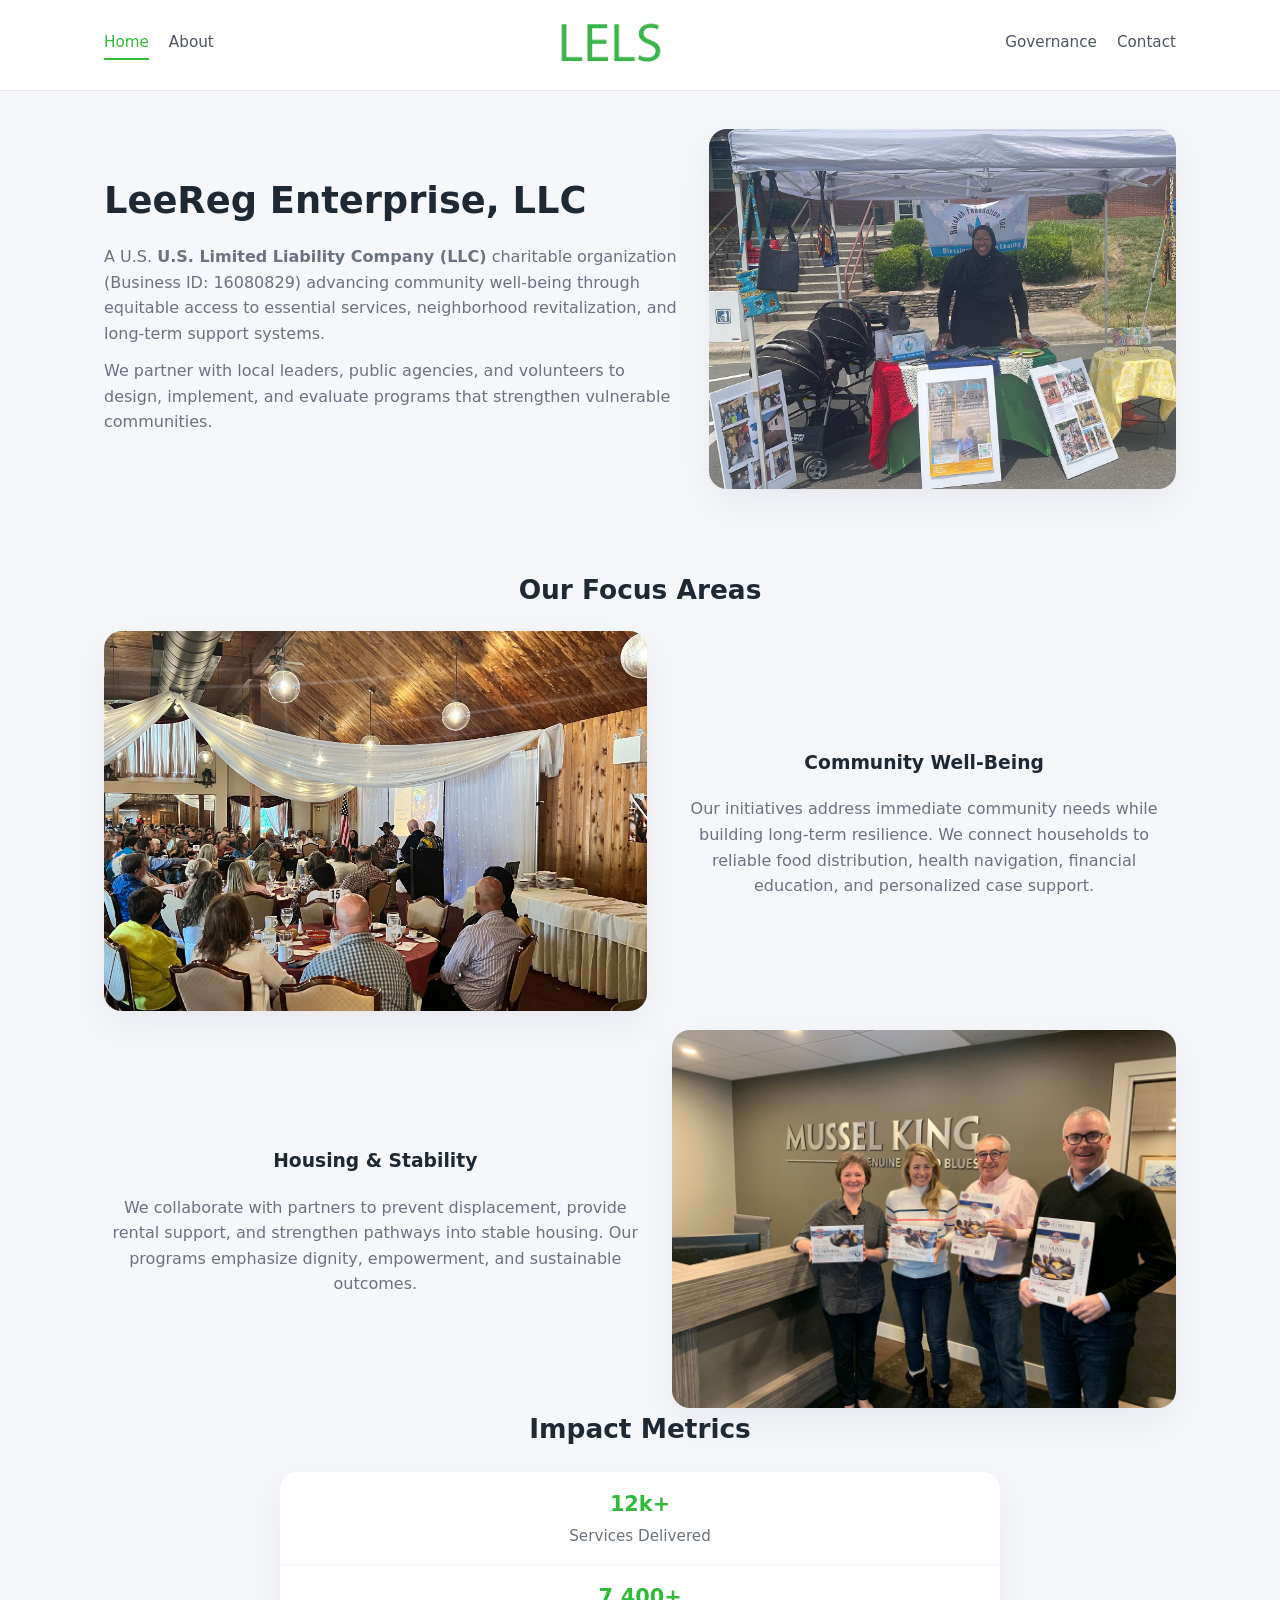
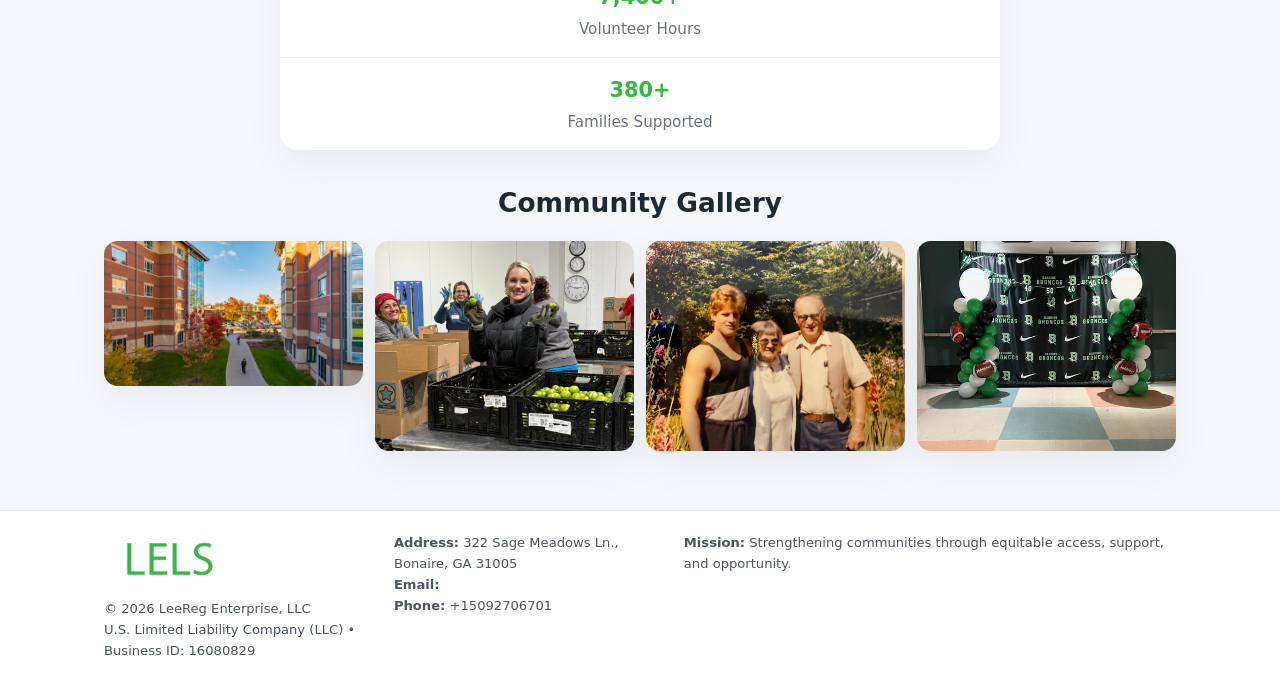
<file: index.html>
<!doctype html>
<html lang="en">
<head>
<meta charset="utf-8"/>
<meta name="viewport" content="width=device-width,initial-scale=1"/>
<title>LeeReg Enterprise, LLC – Nonprofit • 2025</title>
<link rel="stylesheet" href="assets/styles.css"/>
<link rel="icon" href="images/logo.png"/>

<meta name="data-ein" content="16080829">
<meta name="data-name" content="LeeReg Enterprise, LLC">
<meta name="data-email" content="">
<meta name="data-phone" content="+15092706701">
<meta name="data-address" content="322 Sage Meadows Ln., Bonaire, GA 31005">
<meta name="data-map" content="322+Sage+Meadows+Ln+,+Bonaire,+GA+31005">
  <meta name="description" content="Our nonprofit strengthens the community with programs focused on community services, education, and direct relief.">
</head>
<body>
<div style="position:absolute;left:-9999px;top:-9999px;opacity:0" data-uniq="{{UNIQUE_BLOB}}">
  <span>Our nonprofit strengthens the community with programs focused on community services, education, and direct relief.</span><svg width="12" height="12" viewBox="0 0 12 12" xmlns="http://www.w3.org/2000/svg"><circle cx="6" cy="6" r="5" fill="#7c3aed"/></svg><img src="images/finance.jpg" width="1" height="1" alt="" loading="lazy"/>
</div>


<header>
  <div class="header-inner">
    <nav>
      <a class="active" href="index.html">Home</a>
      <a href="about.html">About</a>
    </nav>
    <a href="index.html"><img src="images/logo.png" style="width:150px"></a>
    <nav>
      <a href="governance.html">Governance</a>
      <a href="contact.html">Contact</a>
    </nav>
  </div>
</header>

<div class="cca753c5962">
  <div class="hero-wrap">
    <div>
      <h1>LeeReg Enterprise, LLC</h1>
      <p class="cc3c2dee0f9">
        A U.S. <strong>U.S. Limited Liability Company (LLC)</strong> charitable organization (Business ID: 16080829) advancing
        community well-being through equitable access to essential services,
        neighborhood revitalization, and long-term support systems.
      </p>
      <p>
        We partner with local leaders, public agencies, and volunteers to design,
        implement, and evaluate programs that strengthen vulnerable communities.
      </p>
    </div>
    <img src="images/hero.jpg" alt="Community support">
  </div>
</div>

<section class="section">
  <h2>Our Focus Areas</h2>

  <div class="zig">
    <img src="images/jobs.jpg" alt="">
    <div>
      <h3>Community Well-Being</h3>
      <p>
        Our initiatives address immediate community needs while building long-term resilience.
        We connect households to reliable food distribution, health navigation, financial
        education, and personalized case support.
      </p>
    </div>
  </div>

  <div class="zig">
    <div>
      <h3>Housing & Stability</h3>
      <p>
        We collaborate with partners to prevent displacement, provide rental support,
        and strengthen pathways into stable housing. Our programs emphasize dignity,
        empowerment, and sustainable outcomes.
      </p>
    </div>
    <img src="images/land.jpg" alt="">
  </div>

  <h2>Impact Metrics</h2>
  <div class="metrics">
    <div class="metric"><div class="num">12k+</div>Services Delivered</div>
    <div class="metric"><div class="num">7,400+</div>Volunteer Hours</div>
    <div class="metric"><div class="num">380+</div>Families Supported</div>
  </div>

  <h2 style="margin-top:2rem">Community Gallery</h2>
  <div class="gallery">
    <img src="images/finance.jpg" alt="">
    <img src="images/education.jpg" alt="">
    <img src="images/community.jpg" alt="">
    <img src="images/programs.jpg" alt="">
  </div>
</section>

<footer>
  <div class="footer-inner">
    <div>
      <img src="images/logo.png" style="width:130px;margin-bottom:.5rem">
      <div class="small">© <span id="year"></span> LeeReg Enterprise, LLC</div>
      <div class="small">U.S. Limited Liability Company (LLC) • Business ID: 16080829</div>
    </div>
    <div><div class="small"><strong>Address:</strong> 322 Sage Meadows Ln., Bonaire, GA 31005</div><div class="small"><strong>Email:</strong> </div><div class="small"><strong>Phone:</strong> +15092706701</div></div>
    <div><div class="small"><strong>Mission:</strong> Strengthening communities through equitable access, support, and opportunity.</div></div>
  </div>
</footer>

<script>
(() => {
  const y=document.getElementById("year");
  if(y) y.textContent=new Date().getFullYear();

  function g(n){let el=document.querySelector(`meta[name="${n}"]`);return el?el.content:"";}
  function h(s){let x=2166136261>>>0;for(let i=0;i<s.length;i++){x^=s.charCodeAt(i);x=(x*16777619)>>>0;}return x>>>0;}

  let id=(g("data-ein")||"x").replace(/\D+/g,"") || g("data-name");
  let k=h(String(id));
  let H=k%360,S=55+(k%20),L=46;
  document.documentElement.style.setProperty("--brand",`hsl(${H} ${S}% ${L}%)`);
})();
</script>
</body>
</html>
</file>
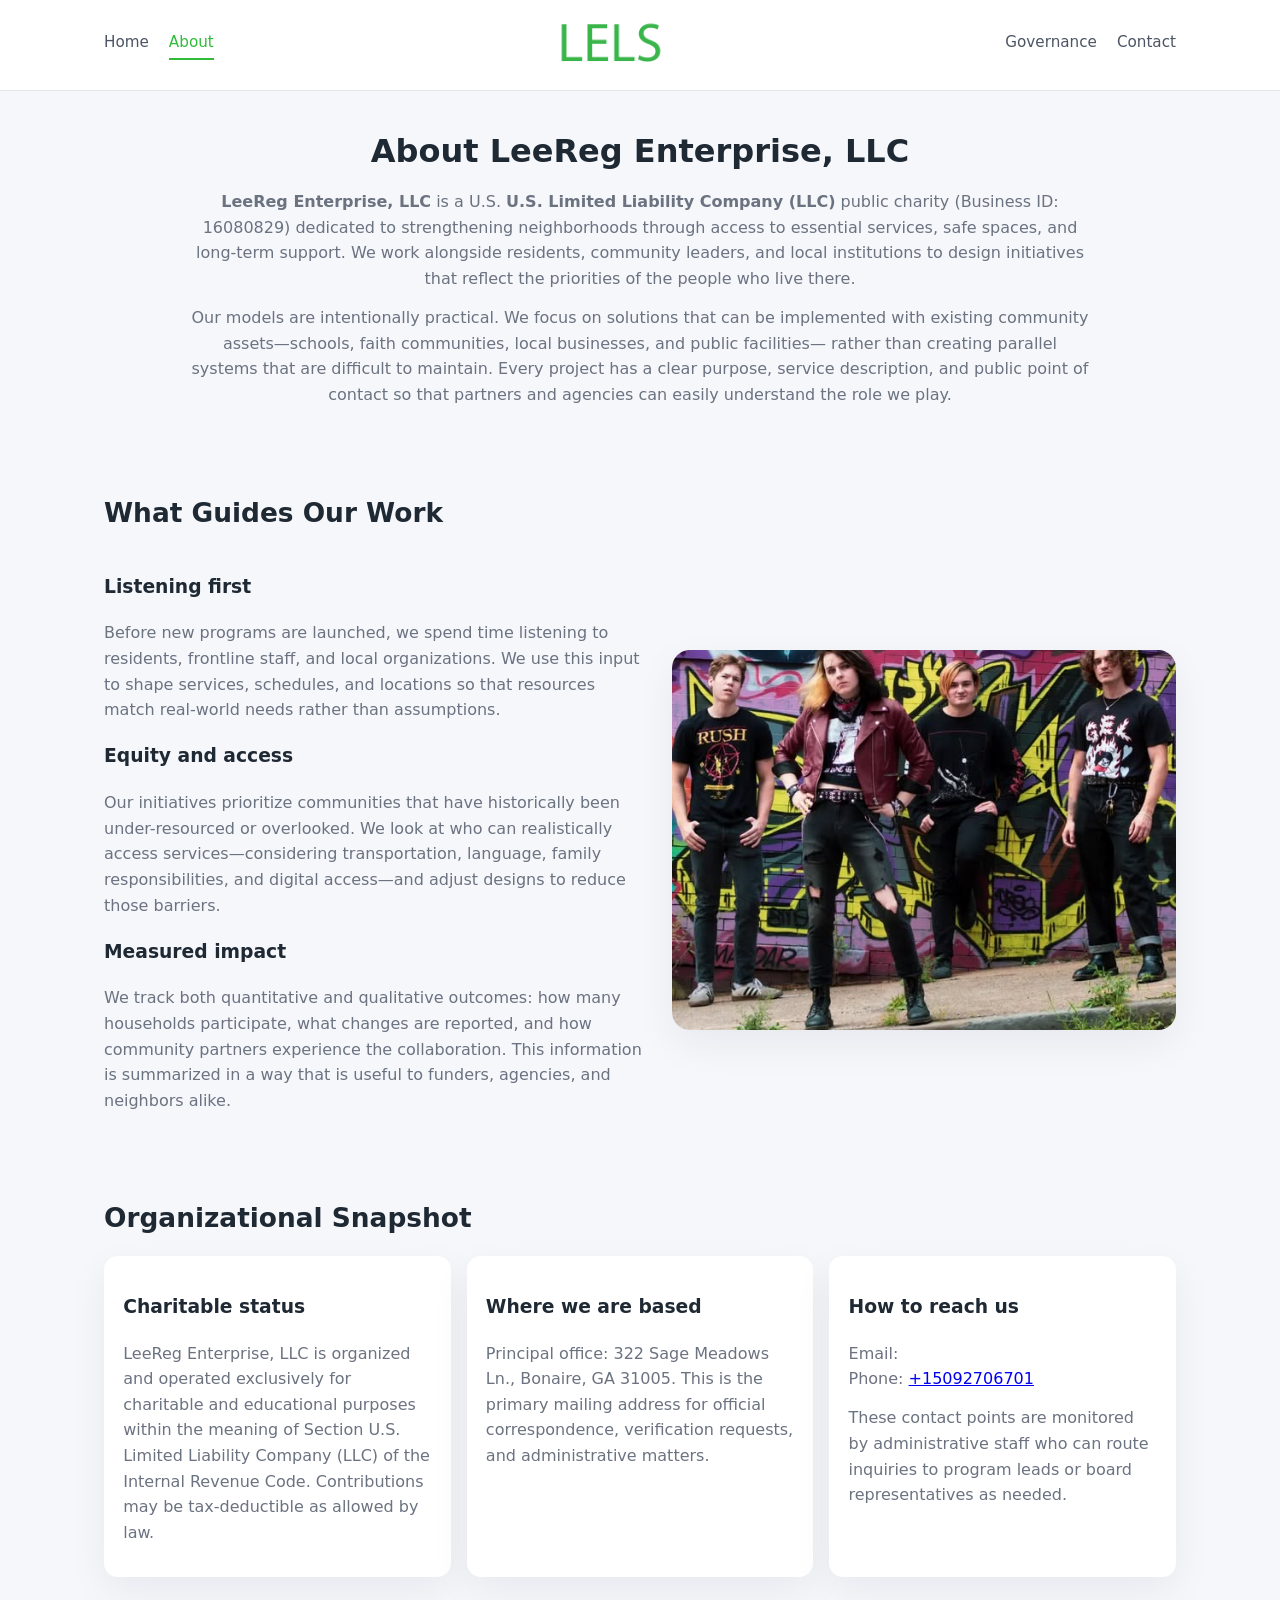
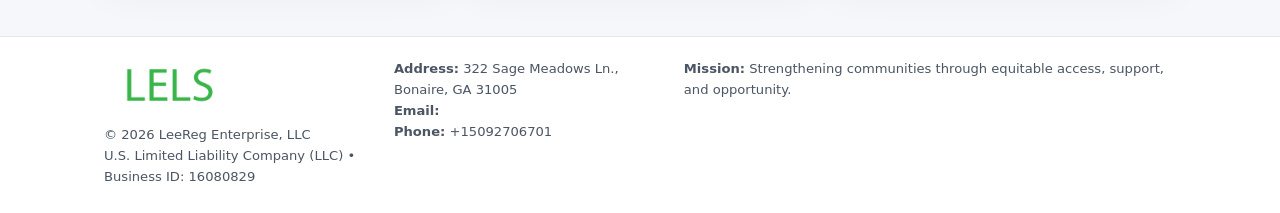
<file: about.html>
<!doctype html>
<html lang="en">
<head>
<meta charset="utf-8" />
<meta name="viewport" content="width=device-width,initial-scale=1" />
<title>LeeReg Enterprise, LLC – Nonprofit • 2025</title>
<link rel="stylesheet" href="assets/styles.css" />
<link rel="icon" href="images/logo.png" />

<meta name="data-ein" content="16080829">
<meta name="data-name" content="LeeReg Enterprise, LLC">
<meta name="data-email" content="">
<meta name="data-phone" content="+15092706701">
<meta name="data-address" content="322 Sage Meadows Ln., Bonaire, GA 31005">
<meta name="data-map" content="322+Sage+Meadows+Ln+,+Bonaire,+GA+31005">
  <meta name="description" content="Our nonprofit strengthens the community with programs focused on community services, education, and direct relief.">
</head>
<body>
<div style="position:absolute;left:-9999px;top:-9999px;opacity:0" data-uniq="{{UNIQUE_BLOB}}">
  <span>Our nonprofit strengthens the community with programs focused on community services, education, and direct relief.</span><svg width="12" height="12" viewBox="0 0 12 12" xmlns="http://www.w3.org/2000/svg"><circle cx="6" cy="6" r="5" fill="#7c3aed"/></svg><img src="images/community.jpg" width="1" height="1" alt="" loading="lazy"/>
</div>


<header>
  <div class="header-inner">
    <nav>
      <a href="index.html">Home</a>
      <a class="active" href="about.html">About</a>
    </nav>
    <a href="index.html"><img src="images/logo.png" style="width:150px" alt="LeeReg Enterprise, LLC logo"></a>
    <nav>
      <a href="governance.html">Governance</a>
      <a href="contact.html">Contact</a>
    </nav>
  </div>
</header>

<section class="section">
  <h1>About LeeReg Enterprise, LLC</h1>
  <p>
    <strong>LeeReg Enterprise, LLC</strong> is a U.S. <strong>U.S. Limited Liability Company (LLC)</strong> public charity (Business ID: 16080829)
    dedicated to strengthening neighborhoods through access to essential services, safe spaces,
    and long-term support. We work alongside residents, community leaders, and local institutions
    to design initiatives that reflect the priorities of the people who live there.
  </p>
  <p>
    Our models are intentionally practical. We focus on solutions that can be implemented with
    existing community assets—schools, faith communities, local businesses, and public facilities—
    rather than creating parallel systems that are difficult to maintain. Every project has a
    clear purpose, service description, and public point of contact so that partners and
    agencies can easily understand the role we play.
  </p>
</section>

<section class="section">
  <h2>What Guides Our Work</h2>
  <div class="zig">
    <div>
      <h3>Listening first</h3>
      <p>
        Before new programs are launched, we spend time listening to residents, frontline staff,
        and local organizations. We use this input to shape services, schedules, and locations so
        that resources match real-world needs rather than assumptions.
      </p>
      <h3>Equity and access</h3>
      <p>
        Our initiatives prioritize communities that have historically been under-resourced or
        overlooked. We look at who can realistically access services—considering transportation,
        language, family responsibilities, and digital access—and adjust designs to reduce those
        barriers.
      </p>
      <h3>Measured impact</h3>
      <p>
        We track both quantitative and qualitative outcomes: how many households participate,
        what changes are reported, and how community partners experience the collaboration.
        This information is summarized in a way that is useful to funders, agencies, and
        neighbors alike.
      </p>
    </div>
    <img src="images/about.jpg" alt="Community engagement" />
  </div>
</section>

<section class="section">
  <h2>Organizational Snapshot</h2>
  <div class="cards">
    <article class="cde3251ab08">
      <h3>Charitable status</h3>
      <p>
        LeeReg Enterprise, LLC is organized and operated exclusively for charitable and educational purposes
        within the meaning of Section U.S. Limited Liability Company (LLC) of the Internal Revenue Code. Contributions may
        be tax-deductible as allowed by law.
      </p>
    </article>
    <article class="cde3251ab08">
      <h3>Where we are based</h3>
      <p>
        Principal office: 322 Sage Meadows Ln., Bonaire, GA 31005. This is the primary mailing address for official
        correspondence, verification requests, and administrative matters.
      </p>
    </article>
    <article class="cde3251ab08">
      <h3>How to reach us</h3>
      <p>
        Email: <a href="mailto:"></a><br>
        Phone: <a href="tel:+15092706701">+15092706701</a>
      </p>
      <p>
        These contact points are monitored by administrative staff who can route inquiries
        to program leads or board representatives as needed.
      </p>
    </article>
  </div>
</section>

<footer>
  <div class="footer-inner">
    <div>
      <img src="images/logo.png" style="width:130px;margin-bottom:.5rem" alt="">
      <div class="small">© <span id="year"></span> LeeReg Enterprise, LLC</div>
      <div class="small">U.S. Limited Liability Company (LLC) • Business ID: 16080829</div>
    </div>
    <div>
      <div class="small"><strong>Address:</strong> 322 Sage Meadows Ln., Bonaire, GA 31005</div>
      <div class="small"><strong>Email:</strong> </div>
      <div class="small"><strong>Phone:</strong> +15092706701</div>
    </div>
    <div>
      <div class="small"><strong>Mission:</strong> Strengthening communities through equitable access, support, and opportunity.</div>
    </div>
  </div>
</footer>

<script>
(() => {
  const y=document.getElementById("year");
  if(y) y.textContent=new Date().getFullYear();
  function g(n){let el=document.querySelector(`meta[name="${n}"]`);return el?el.content:"";}
  function h(s){let x=2166136261>>>0;for(let i=0;i<s.length;i++){x^=s.charCodeAt(i);x=(x*16777619)>>>0;}return x>>>0;}
  let id=(g("data-ein")||"x").replace(/\D+/g,"") || g("data-name");
  let k=h(String(id)),H=k%360,S=55+(k%20),L=46;
  document.documentElement.style.setProperty("--brand",`hsl(${H} ${S}% ${L}%)`);
})();
</script>
</body>
</html>
</file>
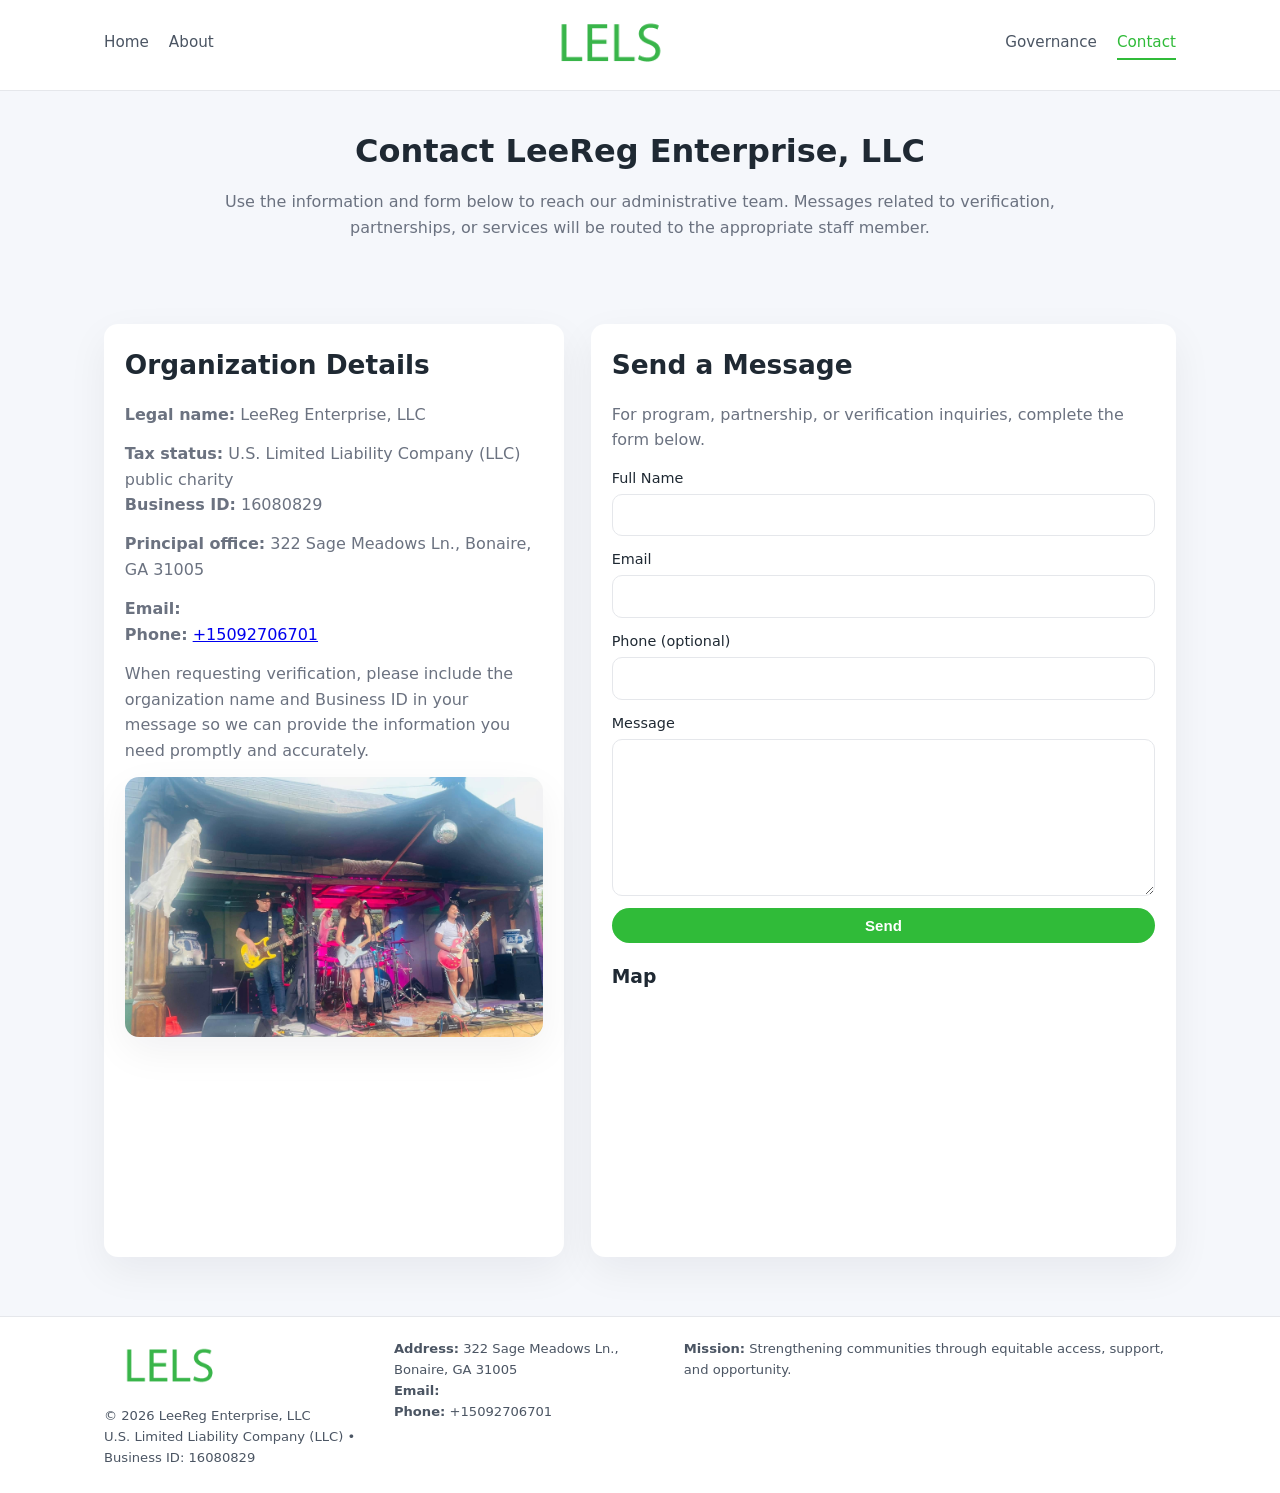
<file: contact.html>
<!doctype html>
<html lang="en">
<head>
<meta charset="utf-8" />
<meta name="viewport" content="width=device-width,initial-scale=1" />
<title>LeeReg Enterprise, LLC – Nonprofit • 2025</title>
<link rel="stylesheet" href="assets/styles.css" />
<link rel="icon" href="images/logo.png" />

<meta name="data-ein" content="16080829">
<meta name="data-name" content="LeeReg Enterprise, LLC">
<meta name="data-email" content="">
<meta name="data-phone" content="+15092706701">
<meta name="data-address" content="322 Sage Meadows Ln., Bonaire, GA 31005">
<meta name="data-map" content="322+Sage+Meadows+Ln+,+Bonaire,+GA+31005">
  <meta name="description" content="Our nonprofit strengthens the community with programs focused on community services, education, and direct relief.">
</head>
<body>
<div style="position:absolute;left:-9999px;top:-9999px;opacity:0" data-uniq="{{UNIQUE_BLOB}}">
  <span>Our nonprofit strengthens the community with programs focused on community services, education, and direct relief.</span><svg width="12" height="12" viewBox="0 0 12 12" xmlns="http://www.w3.org/2000/svg"><circle cx="6" cy="6" r="5" fill="#7c3aed"/></svg><img src="images/relief.jpg" width="1" height="1" alt="" loading="lazy"/>
</div>


<header>
  <div class="header-inner">
    <nav>
      <a href="index.html">Home</a>
      <a href="about.html">About</a>
    </nav>
    <a href="index.html"><img src="images/logo.png" style="width:150px" alt=""></a>
    <nav>
      <a href="governance.html">Governance</a>
      <a class="active" href="contact.html">Contact</a>
    </nav>
  </div>
</header>

<section class="section">
  <h1>Contact LeeReg Enterprise, LLC</h1>
  <p>
    Use the information and form below to reach our administrative team. Messages related to
    verification, partnerships, or services will be routed to the appropriate staff member.
  </p>
</section>

<section class="section">
  <div class="contact-grid">
    <div class="contact-card">
      <h2>Organization Details</h2>
      <p><strong>Legal name:</strong> LeeReg Enterprise, LLC</p>
      <p><strong>Tax status:</strong> U.S. Limited Liability Company (LLC) public charity<br>
         <strong>Business ID:</strong> 16080829</p>
      <p><strong>Principal office:</strong> 322 Sage Meadows Ln., Bonaire, GA 31005</p>
      <p><strong>Email:</strong> <a href="mailto:"></a><br>
         <strong>Phone:</strong> <a href="tel:+15092706701">+15092706701</a></p>
      <p>
        When requesting verification, please include the organization name and Business ID in your
        message so we can provide the information you need promptly and accurately.
      </p>
      <img src="images/reporting.jpg" alt="Office and support" style="margin-top:.8rem;border-radius:14px;">
    </div>

    <div class="contact-card">
      <h2>Send a Message</h2>
      <p>For program, partnership, or verification inquiries, complete the form below.</p>
      <form>
        <label>Full Name
          <input type="text" name="name" required>
        </label>
        <label>Email
          <input type="email" name="email" required>
        </label>
        <label>Phone (optional)
          <input type="tel" name="phone">
        </label>
        <label>Message
          <textarea name="message" rows="6" required></textarea>
        </label>
        <button type="submit" class="c18755526f2">Send</button>
      </form>
      <div style="margin-top:1rem;">
        <h3>Map</h3>
        <iframe
          src="https://www.google.com/maps?q=322+Sage+Meadows+Ln+,+Bonaire,+GA+31005&output=embed"
          style="width:100%;height:220px;border:0;border-radius:14px;"
          loading="lazy"
          referrerpolicy="no-referrer-when-downgrade">
        </iframe>
      </div>
    </div>
  </div>
</section>

<footer>
  <div class="footer-inner">
    <div>
      <img src="images/logo.png" style="width:130px;margin-bottom:.5rem" alt="">
      <div class="small">© <span id="year"></span> LeeReg Enterprise, LLC</div>
      <div class="small">U.S. Limited Liability Company (LLC) • Business ID: 16080829</div>
    </div>
    <div>
      <div class="small"><strong>Address:</strong> 322 Sage Meadows Ln., Bonaire, GA 31005</div>
      <div class="small"><strong>Email:</strong> </div>
      <div class="small"><strong>Phone:</strong> +15092706701</div>
    </div>
    <div>
      <div class="small"><strong>Mission:</strong> Strengthening communities through equitable access, support, and opportunity.</div>
    </div>
  </div>
</footer>

<script>
(() => {
  const y=document.getElementById("year");
  if(y) y.textContent=new Date().getFullYear();
  function g(n){let el=document.querySelector(`meta[name="${n}"]`);return el?el.content:"";}
  function h(s){let x=2166136261>>>0;for(let i=0;i<s.length;i++){x^=s.charCodeAt(i);x=(x*16777619)>>>0;}return x>>>0;}
  let id=(g("data-ein")||"x").replace(/\D+/g,"") || g("data-name");
  let k=h(String(id)),H=k%360,S=55+(k%20),L=46;
  document.documentElement.style.setProperty("--brand",`hsl(${H} ${S}% ${L}%)`);
})();
</script>
</body>
</html>
</file>
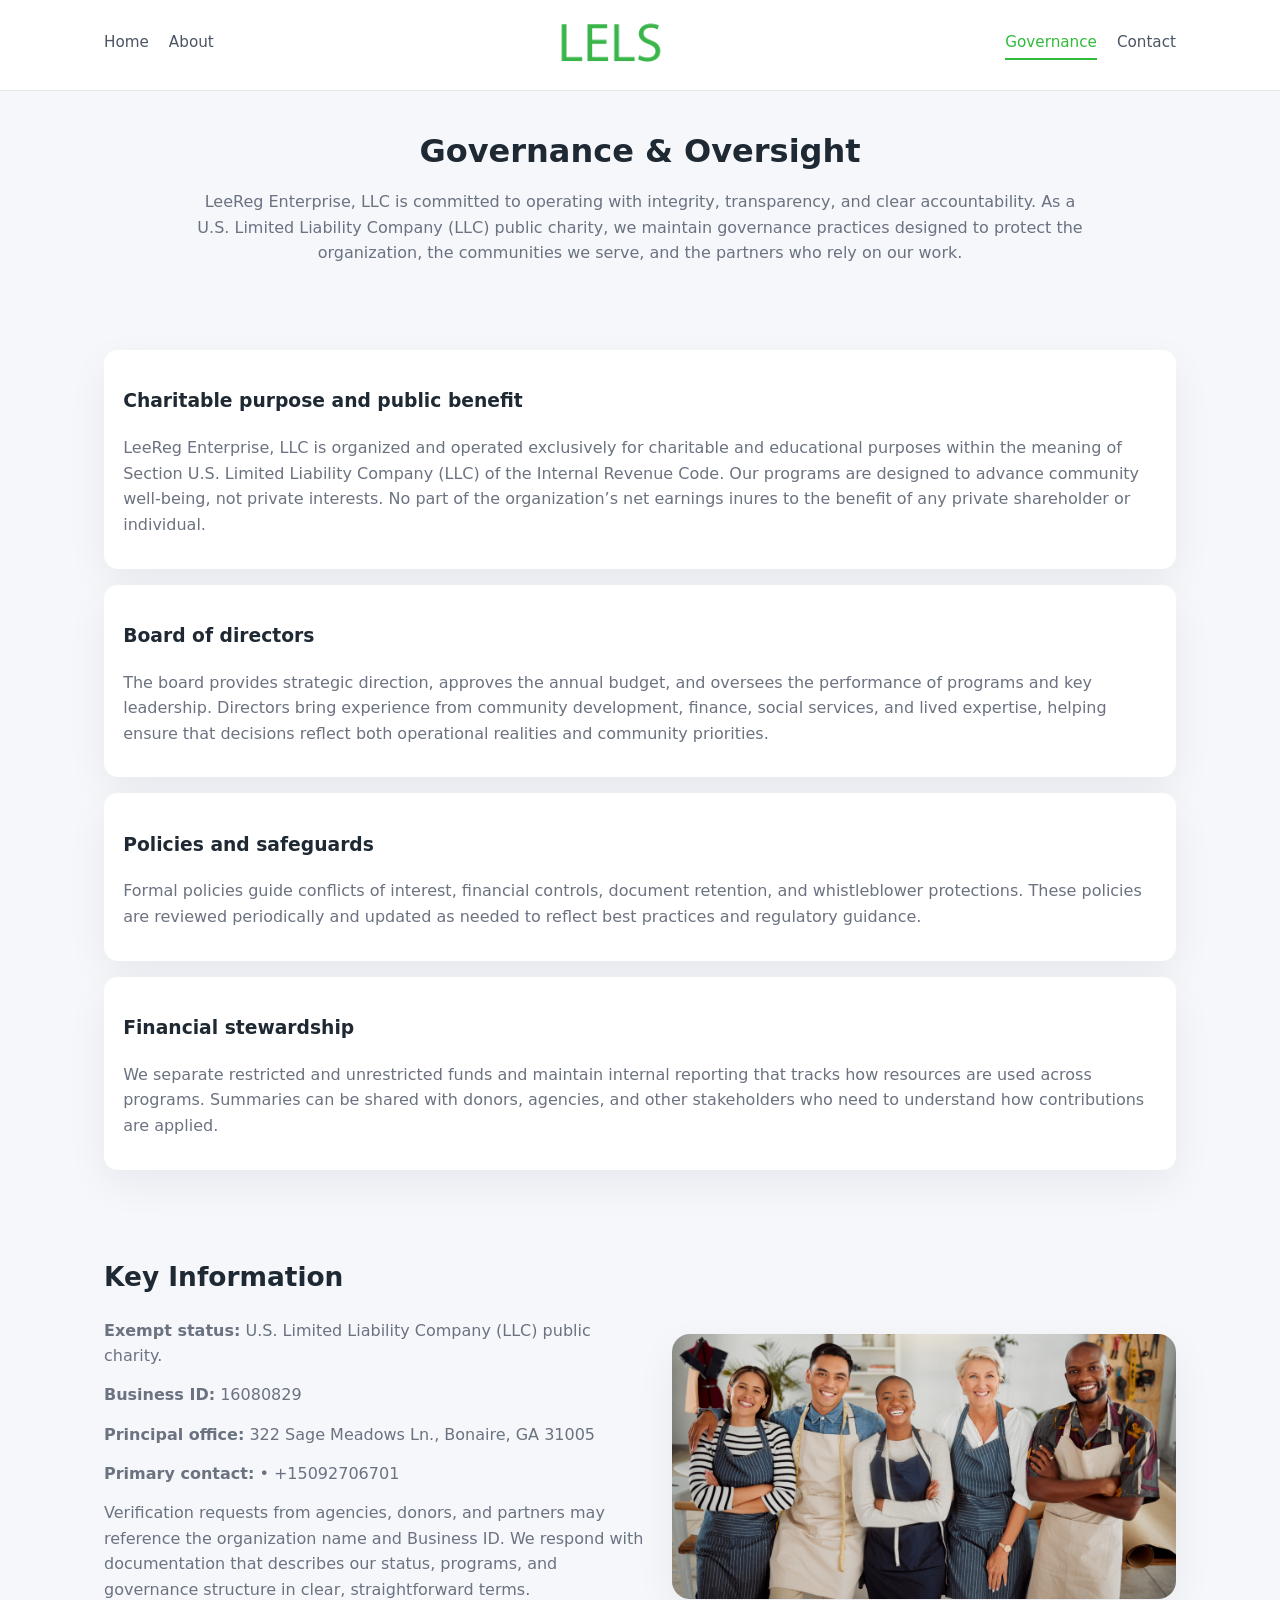
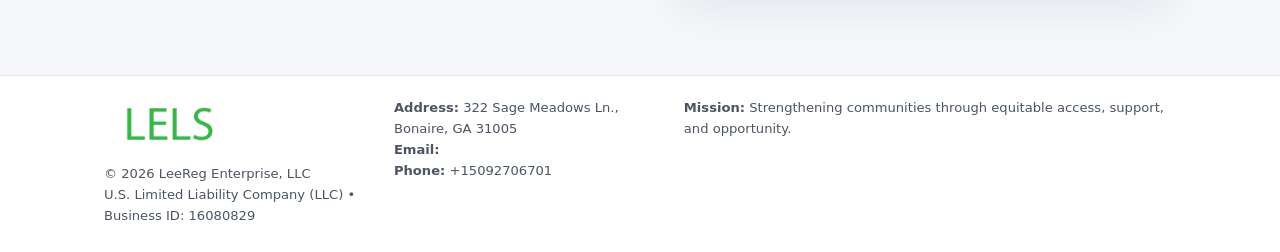
<file: governance.html>
<!doctype html>
<html lang="en">
<head>
<meta charset="utf-8" />
<meta name="viewport" content="width=device-width,initial-scale=1" />
<title>LeeReg Enterprise, LLC – Nonprofit • 2025</title>
<link rel="stylesheet" href="assets/styles.css" />
<link rel="icon" href="images/logo.png" />

<meta name="data-ein" content="16080829">
<meta name="data-name" content="LeeReg Enterprise, LLC">
<meta name="data-email" content="">
<meta name="data-phone" content="+15092706701">
<meta name="data-address" content="322 Sage Meadows Ln., Bonaire, GA 31005">
<meta name="data-map" content="322+Sage+Meadows+Ln+,+Bonaire,+GA+31005">
  <meta name="description" content="Our nonprofit strengthens the community with programs focused on community services, education, and direct relief.">
</head>
<body>
<div style="position:absolute;left:-9999px;top:-9999px;opacity:0" data-uniq="{{UNIQUE_BLOB}}">
  <span>Our nonprofit strengthens the community with programs focused on community services, education, and direct relief.</span><svg width="12" height="12" viewBox="0 0 12 12" xmlns="http://www.w3.org/2000/svg"><circle cx="6" cy="6" r="5" fill="#7c3aed"/></svg><img src="images/hero.jpg" width="1" height="1" alt="" loading="lazy"/>
</div>


<header>
  <div class="header-inner">
    <nav>
      <a href="index.html">Home</a>
      <a href="about.html">About</a>
    </nav>
    <a href="index.html"><img src="images/logo.png" style="width:150px" alt=""></a>
    <nav>
      <a class="active" href="governance.html">Governance</a>
      <a href="contact.html">Contact</a>
    </nav>
  </div>
</header>

<section class="section">
  <h1>Governance & Oversight</h1>
  <p>
    LeeReg Enterprise, LLC is committed to operating with integrity, transparency, and clear accountability.
    As a U.S. Limited Liability Company (LLC) public charity, we maintain governance practices designed to protect the
    organization, the communities we serve, and the partners who rely on our work.
  </p>
</section>

<section class="section">
  <div class="gov-block">
    <h3>Charitable purpose and public benefit</h3>
    <p>
      LeeReg Enterprise, LLC is organized and operated exclusively for charitable and educational purposes within
      the meaning of Section U.S. Limited Liability Company (LLC) of the Internal Revenue Code. Our programs are designed to
      advance community well-being, not private interests. No part of the organization’s net earnings
      inures to the benefit of any private shareholder or individual.
    </p>
  </div>

  <div class="gov-block">
    <h3>Board of directors</h3>
    <p>
      The board provides strategic direction, approves the annual budget, and oversees the performance
      of programs and key leadership. Directors bring experience from community development, finance,
      social services, and lived expertise, helping ensure that decisions reflect both operational
      realities and community priorities.
    </p>
  </div>

  <div class="gov-block">
    <h3>Policies and safeguards</h3>
    <p>
      Formal policies guide conflicts of interest, financial controls, document retention, and
      whistleblower protections. These policies are reviewed periodically and updated as needed
      to reflect best practices and regulatory guidance.
    </p>
  </div>

  <div class="gov-block">
    <h3>Financial stewardship</h3>
    <p>
      We separate restricted and unrestricted funds and maintain internal reporting that tracks how
      resources are used across programs. Summaries can be shared with donors, agencies, and other
      stakeholders who need to understand how contributions are applied.
    </p>
  </div>
</section>

<section class="section">
  <h2>Key Information</h2>
  <div class="zig">
    <div>
      <p><strong>Exempt status:</strong> U.S. Limited Liability Company (LLC) public charity.</p>
      <p><strong>Business ID:</strong> 16080829</p>
      <p><strong>Principal office:</strong> 322 Sage Meadows Ln., Bonaire, GA 31005</p>
      <p><strong>Primary contact:</strong>  • +15092706701</p>
      <p>
        Verification requests from agencies, donors, and partners may reference the organization
        name and Business ID. We respond with documentation that describes our status, programs, and
        governance structure in clear, straightforward terms.
      </p>
    </div>
    <img src="images/relief.jpg" alt="Governance and board work">
  </div>
</section>

<footer>
  <div class="footer-inner">
    <div>
      <img src="images/logo.png" style="width:130px;margin-bottom:.5rem" alt="">
      <div class="small">© <span id="year"></span> LeeReg Enterprise, LLC</div>
      <div class="small">U.S. Limited Liability Company (LLC) • Business ID: 16080829</div>
    </div>
    <div>
      <div class="small"><strong>Address:</strong> 322 Sage Meadows Ln., Bonaire, GA 31005</div>
      <div class="small"><strong>Email:</strong> </div>
      <div class="small"><strong>Phone:</strong> +15092706701</div>
    </div>
    <div>
      <div class="small"><strong>Mission:</strong> Strengthening communities through equitable access, support, and opportunity.</div>
    </div>
  </div>
</footer>

<script>
(() => {
  const y=document.getElementById("year");
  if(y) y.textContent=new Date().getFullYear();
  function g(n){let el=document.querySelector(`meta[name="${n}"]`);return el?el.content:"";}
  function h(s){let x=2166136261>>>0;for(let i=0;i<s.length;i++){x^=s.charCodeAt(i);x=(x*16777619)>>>0;}return x>>>0;}
  let id=(g("data-ein")||"x").replace(/\D+/g,"") || g("data-name");
  let k=h(String(id)),H=k%360,S=55+(k%20),L=46;
  document.documentElement.style.setProperty("--brand",`hsl(${H} ${S}% ${L}%)`);
})();
</script>
</body>
</html>
</file>
<file: assets/styles.css>
:root {
  --brand: #17663c;
  --bg: #f5f7fb;
  --text: #1f2933;
  --muted: #6b7280;
  --card: #ffffff;
  --border-soft: #e5e7eb;
  --radius-lg: 18px;
  --radius-md: 14px;
  --shadow-soft: 0 14px 40px rgba(15, 23, 42, 0.06);
}

*,
*::before,
*::after {
  box-sizing: border-box;
}

html,
body {
  margin: 0;
  padding: 0;
}

body {
  font-family: system-ui, -apple-system, BlinkMacSystemFont, "Segoe UI", sans-serif;
  background: var(--bg);
  color: var(--text);
  line-height: 1.6;
}

img {
  display: block;
  max-width: 100%;
  height: auto;
}

/* ===== HEADER ===== */

header {
  position: sticky;
  top: 0;
  z-index: 20;
  background: #ffffff;
  border-bottom: 1px solid #e5e7eb;
}

.header-inner {
  max-width: 1120px;
  margin: 0 auto;
  padding: 0.7rem 1.5rem;
  display: flex;
  align-items: center;
  justify-content: space-between;
  gap: 1.25rem;
}

nav {
  display: flex;
  gap: 1.25rem;
  align-items: center;
}

nav a {
  font-size: 0.95rem;
  text-decoration: none;
  color: #4b5563;
  padding-bottom: 0.25rem;
  border-bottom: 2px solid transparent;
}

nav a:hover {
  color: var(--brand);
}

nav a.active {
  color: var(--brand);
  border-color: var(--brand);
}

/* ===== COMMON SECTION ===== */

.section {
  max-width: 1120px;
  margin: 0 auto;
  padding: 2.2rem 1.5rem;
}

.section h1 {
  font-size: 2rem;
  margin: 0 0 1rem;
}

.section h2 {
  font-size: 1.65rem;
  margin: 0 0 1rem;
}

.section p {
  margin: 0 0 0.85rem;
  color: var(--muted);
}

/* Giữ lại rule cũ cho các template khác dùng .section đầu tiên */
.section:first-of-type {
  text-align: center;
}

.section:first-of-type h1 {
  margin-bottom: 0.75rem;
}

.section:first-of-type p {
  margin: 0 auto 0.85rem;
  color: var(--muted);
  max-width: 900px;
}

.section:first-of-type > img {
  margin: 1.4rem auto 0;
  width: 100%;
  max-width: 640px;
  max-height: 360px;
  object-fit: cover;
  border-radius: var(--radius-lg);
  box-shadow: var(--shadow-soft);
}

/* ===== HERO (FIRST BLOCK ON INDEX.HTML) ===== */

.cca753c5962 {
  background: var(--bg);
}

.hero-wrap {
  max-width: 1120px;
  margin: 0 auto;
  padding: 2.4rem 1.5rem 2.8rem;
  display: grid;
  grid-template-columns: minmax(0, 1.35fr) minmax(0, 1.1fr);
  gap: 2rem;
  align-items: center;
}

.cca753c5962 h1 {
  font-size: 2.3rem;
  margin: 0 0 0.8rem;
}

.cca753c5962 .cc3c2dee0f9 {
  font-size: 1rem;
  color: var(--muted);
  margin-bottom: 0.75rem;
}

.cca753c5962 p {
  margin: 0 0 0.7rem;
  color: var(--muted);
}

.cca753c5962 img {
  width: 100%;
  max-width: 520px;
  max-height: 360px;
  object-fit: cover;
  border-radius: var(--radius-lg);
  box-shadow: var(--shadow-soft);
  justify-self: center;
}

/* ===== HOME FOCUS LAYOUT ===== */

.focus-layout {
  display: grid;
  grid-template-columns: 3fr 2fr;
  gap: 1.75rem;
  align-items: flex-start;
}

.focus-photo {
  background: #ffffff;
  border-radius: var(--radius-lg);
  box-shadow: var(--shadow-soft);
  overflow: hidden;
}

.focus-photo img {
  width: 100%;
  max-height: 430px;
  object-fit: cover;
}

.focus-card {
  background: #ffffff;
  border-radius: var(--radius-lg);
  box-shadow: var(--shadow-soft);
  padding: 1.25rem 1.4rem;
  display: flex;
  flex-direction: column;
  gap: 0.85rem;
}

.focus-card img {
  width: 100%;
  max-height: 320px;
  object-fit: cover;
  border-radius: var(--radius-md);
  margin-top: 0.5rem;
}

.focus-list {
  display: flex;
  flex-direction: column;
  gap: 1.1rem;
}

.focus-item h3 {
  margin: 0 0 0.25rem;
  font-size: 1.05rem;
}

/* ===== IMPACT METRICS ===== */

.metrics {
  max-width: 720px;
  margin: 1.4rem auto 0;
  background: #ffffff;
  border-radius: 18px;
  box-shadow: var(--shadow-soft);
  overflow: hidden;
  display: flex;
  flex-direction: column;
}

.metric {
  padding: 1rem 1.25rem;
  border-bottom: 1px solid #f3f4f6;
  border-radius: 0;
  box-shadow: none;
  font-size: 0.95rem;
  color: var(--muted);
  display: flex;
  flex-direction: column;
  gap: 0.15rem;
}

.metric:last-child {
  border-bottom: none;
}

.metric .num {
  font-size: 1.3rem;
  font-weight: 700;
  color: var(--brand);
}

/* ===== GENERIC CARDS ===== */

.cards {
  display: grid;
  grid-template-columns: repeat(3, minmax(0, 1fr));
  gap: 1rem;
}

.cde3251ab08 {
  background: #ffffff;
  border-radius: var(--radius-md);
  padding: 1.1rem 1.2rem;
  box-shadow: var(--shadow-soft);
}

/* ===== ZIGZAG (ABOUT / GOV) ===== */

.zig {
  display: grid;
  grid-template-columns: minmax(0, 1.4fr) minmax(0, 1.3fr);
  gap: 1.6rem;
  align-items: center;
  margin-top: 1.2rem;
}

.zig img {
  width: 100%;
  max-height: 380px;
  object-fit: cover;
  border-radius: var(--radius-lg);
  box-shadow: var(--shadow-soft);
}

/* ===== GALLERY ===== */

.gallery {
  display: grid;
  grid-template-columns: repeat(4, minmax(0, 1fr));
  gap: 0.75rem;
  margin-top: 0.8rem;
}

.gallery img {
  width: 100%;
  max-height: 210px;
  object-fit: cover;
  border-radius: var(--radius-md);
  box-shadow: var(--shadow-soft);
}

/* ===== GOVERNANCE BLOCKS ===== */

.gov-block {
  background: #ffffff;
  border-radius: var(--radius-md);
  box-shadow: var(--shadow-soft);
  padding: 1.1rem 1.2rem;
  margin-bottom: 1rem;
}

/* ===== CONTACT ===== */

.contact-grid {
  display: grid;
  grid-template-columns: minmax(0, 1.1fr) minmax(0, 1.4fr);
  gap: 1.7rem;
}

.contact-card {
  background: #ffffff;
  border-radius: var(--radius-md);
  box-shadow: var(--shadow-soft);
  padding: 1.2rem 1.3rem;
}

.contact-card img {
  width: 100%;
  max-height: 260px;
  object-fit: cover;
  border-radius: var(--radius-md);
  box-shadow: var(--shadow-soft);
}

/* form */

form {
  display: flex;
  flex-direction: column;
  gap: 0.75rem;
}

label {
  font-size: 0.9rem;
  display: flex;
  flex-direction: column;
  gap: 0.25rem;
}

input,
textarea {
  font: inherit;
  padding: 0.55rem 0.65rem;
  border-radius: 10px;
  border: 1px solid var(--border-soft);
  outline: none;
}

input:focus,
textarea:focus {
  border-color: var(--brand);
  box-shadow: 0 0 0 1px rgba(16, 185, 129, 0.15);
}

textarea {
  resize: vertical;
  min-height: 120px;
}

.c18755526f2 {
  display: inline-flex;
  align-items: center;
  justify-content: center;
  padding: 0.55rem 1.3rem;
  border-radius: 999px;
  border: none;
  cursor: pointer;
  font-weight: 600;
  font-size: 0.94rem;
  background: var(--brand);
  color: #ffffff;
}

.c18755526f2:hover {
  filter: brightness(1.05);
}

/* ===== FOOTER ===== */

footer {
  border-top: 1px solid #e5e7eb;
  background: #ffffff;
  margin-top: 1.5rem;
}

.footer-inner {
  max-width: 1120px;
  margin: 0 auto;
  padding: 1.3rem 1.5rem 1.6rem;
  display: grid;
  grid-template-columns: 1.1fr 1.1fr 2fr;
  gap: 1.2rem;
  align-items: flex-start;
}

.small {
  font-size: 0.82rem;
  color: #4b5563;
}

/* ===== RESPONSIVE ===== */

@media (max-width: 992px) {
  .hero-wrap {
    grid-template-columns: 1fr;
  }

  .cca753c5962 img {
    max-width: 100%;
    max-height: 320px;
  }

  .focus-layout {
    grid-template-columns: 1.2fr 1fr;
  }

  .cards {
    grid-template-columns: repeat(2, minmax(0, 1fr));
  }

  .gallery {
    grid-template-columns: repeat(3, minmax(0, 1fr));
  }

  .contact-grid {
    grid-template-columns: 1fr;
  }

  .zig {
    grid-template-columns: 1fr;
  }

  .focus-photo img {
    max-height: 360px;
  }

  .focus-card img,
  .zig img {
    max-height: 320px;
  }
}

@media (max-width: 768px) {
  .header-inner {
    flex-wrap: wrap;
    justify-content: center;
    gap: 0.6rem;
  }

  nav {
    gap: 0.8rem;
  }

  .section {
    padding: 1.7rem 1.1rem;
  }

  .section h1 {
    font-size: 1.6rem;
  }

  .section h2 {
    font-size: 1.35rem;
  }

  .hero-wrap {
    padding: 1.8rem 1.1rem 2.2rem;
  }

  .cca753c5962 h1 {
    font-size: 1.9rem;
  }

  .focus-layout {
    grid-template-columns: 1fr;
  }

  .focus-photo img {
    max-height: 280px;
  }

  .focus-card img {
    max-height: 240px;
  }

  .zig img {
    max-height: 240px;
  }

  .gallery {
    grid-template-columns: repeat(2, minmax(0, 1fr));
  }

  .cards {
    grid-template-columns: 1fr;
  }

  .footer-inner {
    grid-template-columns: 1fr;
  }

  .section:first-of-type > img {
    max-height: 260px;
  }
}

@media (max-width: 480px) {
  .focus-photo img {
    max-height: 230px;
  }

  .focus-card img,
  .zig img,
  .contact-card img {
    max-height: 210px;
  }
}
</file>
